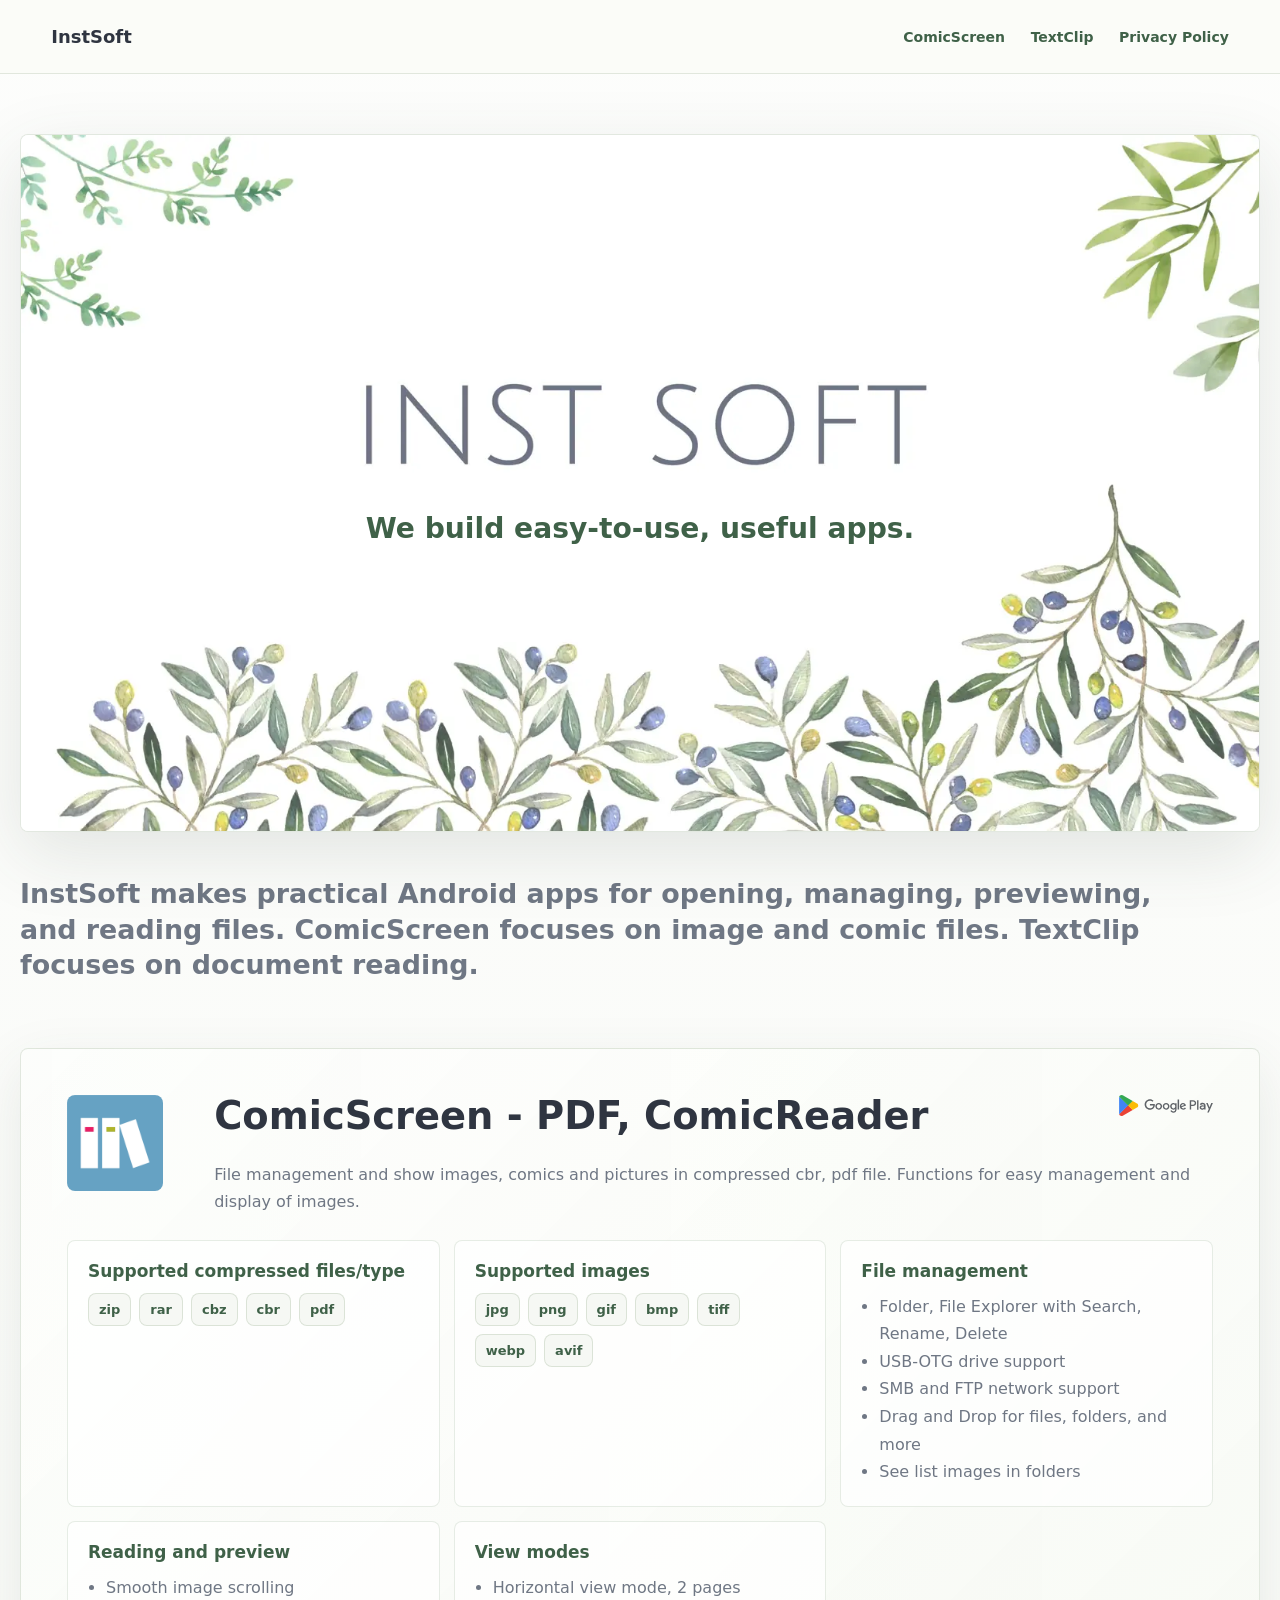
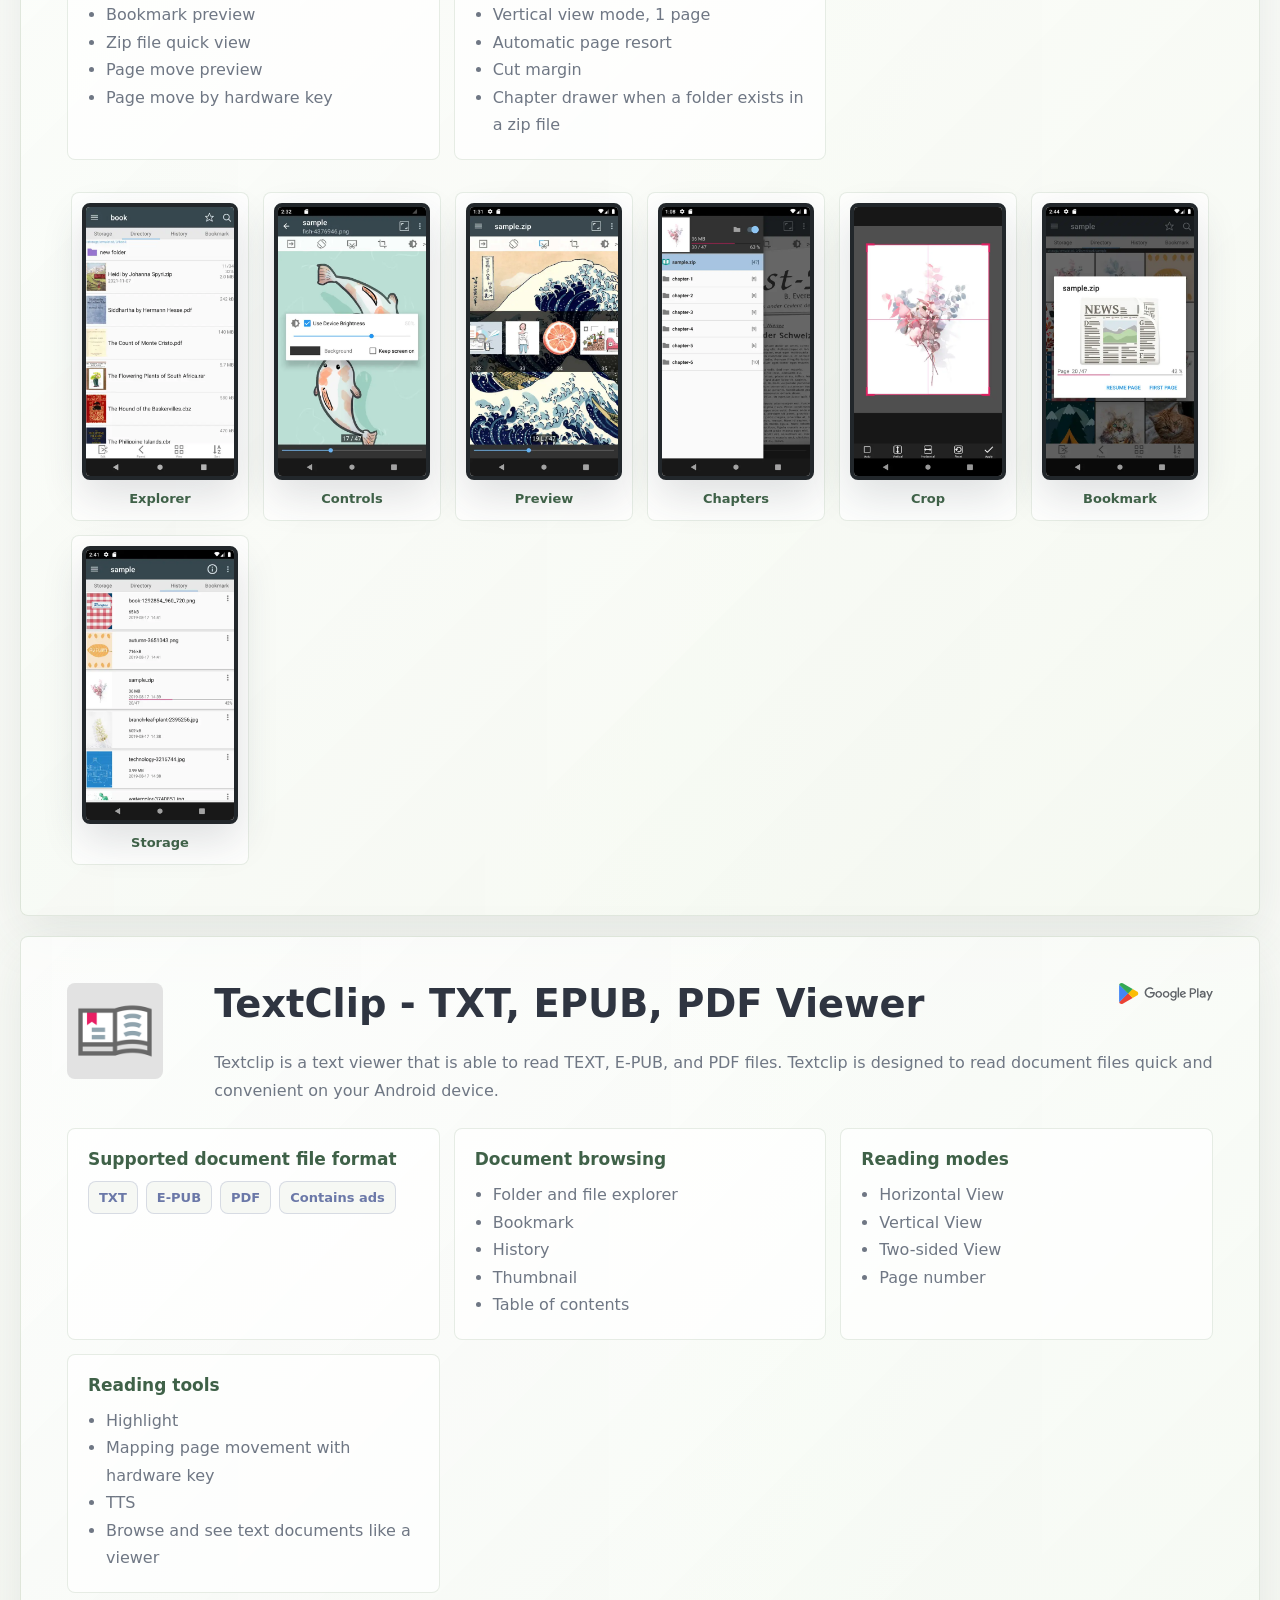
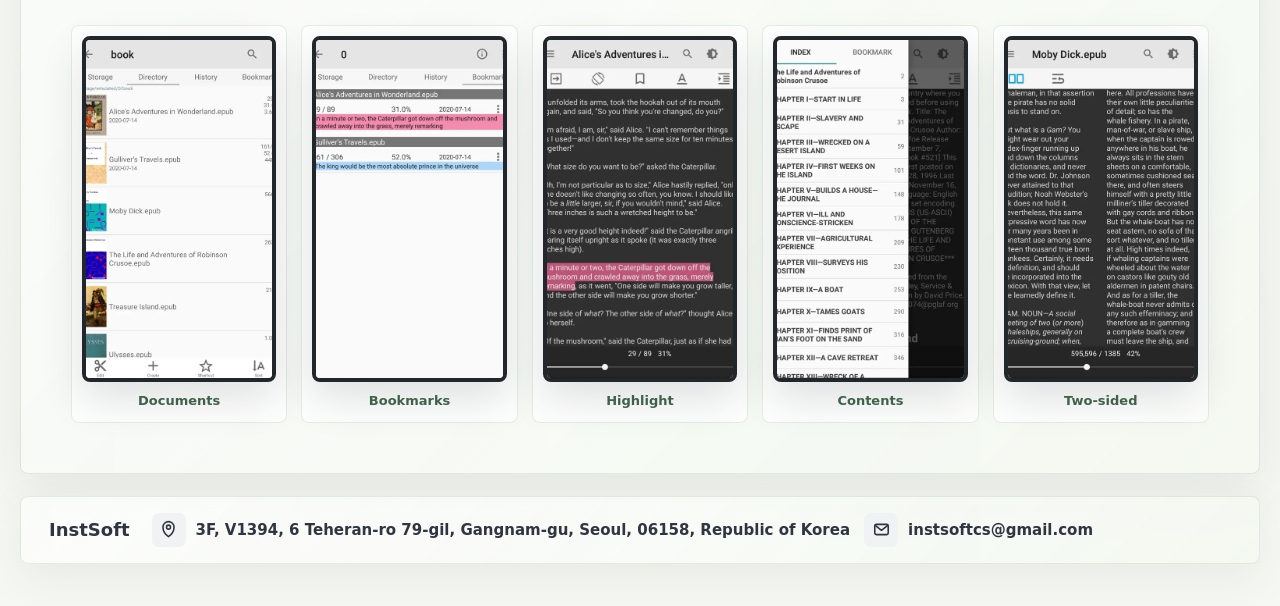
<file: index.html>
<!doctype html>
<html lang="en">
  <head>
    <meta charset="utf-8">
    <meta name="viewport" content="width=device-width, initial-scale=1">
    <title>InstSoft</title>
    <meta name="description" content="InstSoft homepage draft featuring ComicScreen and TextClip">
    <link rel="stylesheet" href="styles.css">
  </head>
  <body>
    <header class="site-header" aria-label="Main navigation">
      <a class="brand" href="#top" aria-label="InstSoft home">
        <strong>InstSoft</strong>
      </a>
      <nav class="nav-links" aria-label="Page sections">
        <a href="#comicscreen">ComicScreen</a>
        <a href="#textclip">TextClip</a>
        <a href="privacy-policy.html">Privacy Policy</a>
      </nav>
    </header>

    <main id="top">
      <section class="hero" aria-labelledby="hero-title">
        <div class="hero-art">
          <img src="assets/header/dev_header_optimized.webp" alt="InstSoft watercolor developer header">
          <p class="hero-tagline">We build easy-to-use, useful apps.</p>
        </div>

        <div class="hero-intro">
          <p>InstSoft makes practical Android apps for opening, managing, previewing, and reading files. ComicScreen focuses on image and comic files. TextClip focuses on document reading.</p>
        </div>
      </section>

      <section id="comicscreen" class="app-section comic-section" aria-labelledby="comic-title">
        <div class="app-lead">
          <div class="app-heading">
            <img src="assets/icons/comicscreen_icon.webp" alt="ComicScreen icon">
            <div class="app-title">
              <h2 id="comic-title">ComicScreen - PDF, ComicReader</h2>
              <p class="app-description">
                File management and show images, comics and pictures in compressed cbr, pdf file.
                Functions for easy management and display of images.
              </p>
            </div>
          </div>
          <a class="play-button" href="https://play.google.com/store/apps/details?id=com.viewer.comicscreen" aria-label="View ComicScreen on Google Play">
            <img class="play-icon" src="assets/icons/play_icon.svg" alt="Google Play">
          </a>
        </div>

        <div class="feature-board">
          <article>
            <h3>Supported compressed files/type</h3>
            <div class="tag-list">
              <span>zip</span><span>rar</span><span>cbz</span><span>cbr</span><span>pdf</span>
            </div>
          </article>
          <article>
            <h3>Supported images</h3>
            <div class="tag-list">
              <span>jpg</span><span>png</span><span>gif</span><span>bmp</span><span>tiff</span><span>webp</span><span>avif</span>
            </div>
          </article>
          <article>
            <h3>File management</h3>
            <ul>
              <li>Folder, File Explorer with Search, Rename, Delete</li>
              <li>USB-OTG drive support</li>
              <li>SMB and FTP network support</li>
              <li>Drag and Drop for files, folders, and more</li>
              <li>See list images in folders</li>
            </ul>
          </article>
          <article>
            <h3>Reading and preview</h3>
            <ul>
              <li>Smooth image scrolling</li>
              <li>Bookmark preview</li>
              <li>Zip file quick view</li>
              <li>Page move preview</li>
              <li>Page move by hardware key</li>
            </ul>
          </article>
          <article>
            <h3>View modes</h3>
            <ul>
              <li>Horizontal view mode, 2 pages</li>
              <li>Vertical view mode, 1 page</li>
              <li>Automatic page resort</li>
              <li>Cut margin</li>
              <li>Chapter drawer when a folder exists in a zip file</li>
            </ul>
          </article>
        </div>

        <div class="screenshot-strip" aria-label="ComicScreen screenshots">
          <figure><img src="assets/screenshots/comicscreen/webp/screen_0_p.webp" alt="ComicScreen file explorer"><figcaption>Explorer</figcaption></figure>
          <figure><img src="assets/screenshots/comicscreen/webp/screen_1_p.webp" alt="ComicScreen image control"><figcaption>Controls</figcaption></figure>
          <figure><img src="assets/screenshots/comicscreen/webp/screen_2_p.webp" alt="ComicScreen comic preview"><figcaption>Preview</figcaption></figure>
          <figure><img src="assets/screenshots/comicscreen/webp/screen_3_p.webp" alt="ComicScreen chapter drawer"><figcaption>Chapters</figcaption></figure>
          <figure><img src="assets/screenshots/comicscreen/webp/screen_4_p.webp" alt="ComicScreen margin cut"><figcaption>Crop</figcaption></figure>
          <figure><img src="assets/screenshots/comicscreen/webp/screen_5_p.webp" alt="ComicScreen bookmark preview"><figcaption>Bookmark</figcaption></figure>
          <figure><img src="assets/screenshots/comicscreen/webp/screen_6_p.webp" alt="ComicScreen storage list"><figcaption>Storage</figcaption></figure>
        </div>
      </section>

      <section id="textclip" class="app-section text-section" aria-labelledby="text-title">
        <div class="app-lead">
          <div class="app-heading">
            <img src="assets/icons/textclip_icon.webp" alt="TextClip icon">
            <div class="app-title">
              <h2 id="text-title">TextClip - TXT, EPUB, PDF Viewer</h2>
              <p class="app-description">
                Textclip is a text viewer that is able to read TEXT, E-PUB, and PDF files.
                Textclip is designed to read document files quick and convenient on your Android device.
              </p>
            </div>
          </div>
          <a class="play-button" href="https://play.google.com/store/apps/details?id=com.reader.textclip" aria-label="View TextClip on Google Play">
            <img class="play-icon" src="assets/icons/play_icon.svg" alt="Google Play">
          </a>
        </div>

        <div class="feature-board">
          <article>
            <h3>Supported document file format</h3>
            <div class="tag-list">
              <span>TXT</span><span>E-PUB</span><span>PDF</span><span>Contains ads</span>
            </div>
          </article>
          <article>
            <h3>Document browsing</h3>
            <ul>
              <li>Folder and file explorer</li>
              <li>Bookmark</li>
              <li>History</li>
              <li>Thumbnail</li>
              <li>Table of contents</li>
            </ul>
          </article>
          <article>
            <h3>Reading modes</h3>
            <ul>
              <li>Horizontal View</li>
              <li>Vertical View</li>
              <li>Two-sided View</li>
              <li>Page number</li>
            </ul>
          </article>
          <article>
            <h3>Reading tools</h3>
            <ul>
              <li>Highlight</li>
              <li>Mapping page movement with hardware key</li>
              <li>TTS</li>
              <li>Browse and see text documents like a viewer</li>
            </ul>
          </article>
        </div>

        <div class="screenshot-strip" aria-label="TextClip screenshots">
          <figure><img src="assets/screenshots/textclip/webp/screen_1_t.webp" alt="TextClip document explorer"><figcaption>Documents</figcaption></figure>
          <figure><img src="assets/screenshots/textclip/webp/screen_2_t.webp" alt="TextClip bookmark and history"><figcaption>Bookmarks</figcaption></figure>
          <figure><img src="assets/screenshots/textclip/webp/screen_3_t.webp" alt="TextClip highlighted reading"><figcaption>Highlight</figcaption></figure>
          <figure><img src="assets/screenshots/textclip/webp/screen_4_t.webp" alt="TextClip table of contents"><figcaption>Contents</figcaption></figure>
          <figure><img src="assets/screenshots/textclip/webp/screen_5_t.webp" alt="TextClip two-sided reading"><figcaption>Two-sided</figcaption></figure>
        </div>
      </section>

    </main>

    <footer class="site-footer">
      <div class="footer-inner">
        <div class="footer-brand">
          <strong>InstSoft</strong>
        </div>
        <address>
          <span class="contact-item">
            <span class="contact-icon" aria-hidden="true">
              <svg viewBox="0 0 24 24" focusable="false">
                <path d="M12 21s7-5.1 7-12a7 7 0 0 0-14 0c0 6.9 7 12 7 12Z"></path>
                <circle cx="12" cy="9" r="2.5"></circle>
              </svg>
            </span>
            <span>3F, V1394, 6 Teheran-ro 79-gil, Gangnam-gu, Seoul, 06158, Republic of Korea</span>
          </span>
          <a class="contact-item" href="mailto:instsoftcs@gmail.com">
            <span class="contact-icon" aria-hidden="true">
              <svg viewBox="0 0 24 24" focusable="false">
                <rect x="3.5" y="5.5" width="17" height="13" rx="2"></rect>
                <path d="m4.5 7 7.5 6 7.5-6"></path>
              </svg>
            </span>
            <span>instsoftcs@gmail.com</span>
          </a>
        </address>
      </div>
    </footer>
    <script>
      (() => {
        const cleanIndexUrl = () => {
          const cleanPath = window.location.pathname.replace(/index\.html$/i, "");
          return `${window.location.protocol}//${window.location.host}${cleanPath}`;
        };

        const scrollToSection = (id, behavior = "smooth") => {
          const target = document.getElementById(id);
          if (!target) return;
          target.scrollIntoView({ behavior, block: "start" });
          window.history.replaceState(null, "", cleanIndexUrl());
        };

        document.querySelectorAll('a[href^="#"]').forEach((link) => {
          link.addEventListener("click", (event) => {
            const id = link.getAttribute("href").slice(1);
            if (!id) return;
            event.preventDefault();
            scrollToSection(id);
          });
        });

        const params = new URLSearchParams(window.location.search);
        const initialTarget = params.get("section") || window.location.hash.slice(1);

        if (initialTarget) {
          window.requestAnimationFrame(() => scrollToSection(initialTarget, "auto"));
        } else if (/index\.html$/i.test(window.location.pathname)) {
          window.history.replaceState(null, "", cleanIndexUrl());
        }
      })();
    </script>
  </body>
</html>
</file>
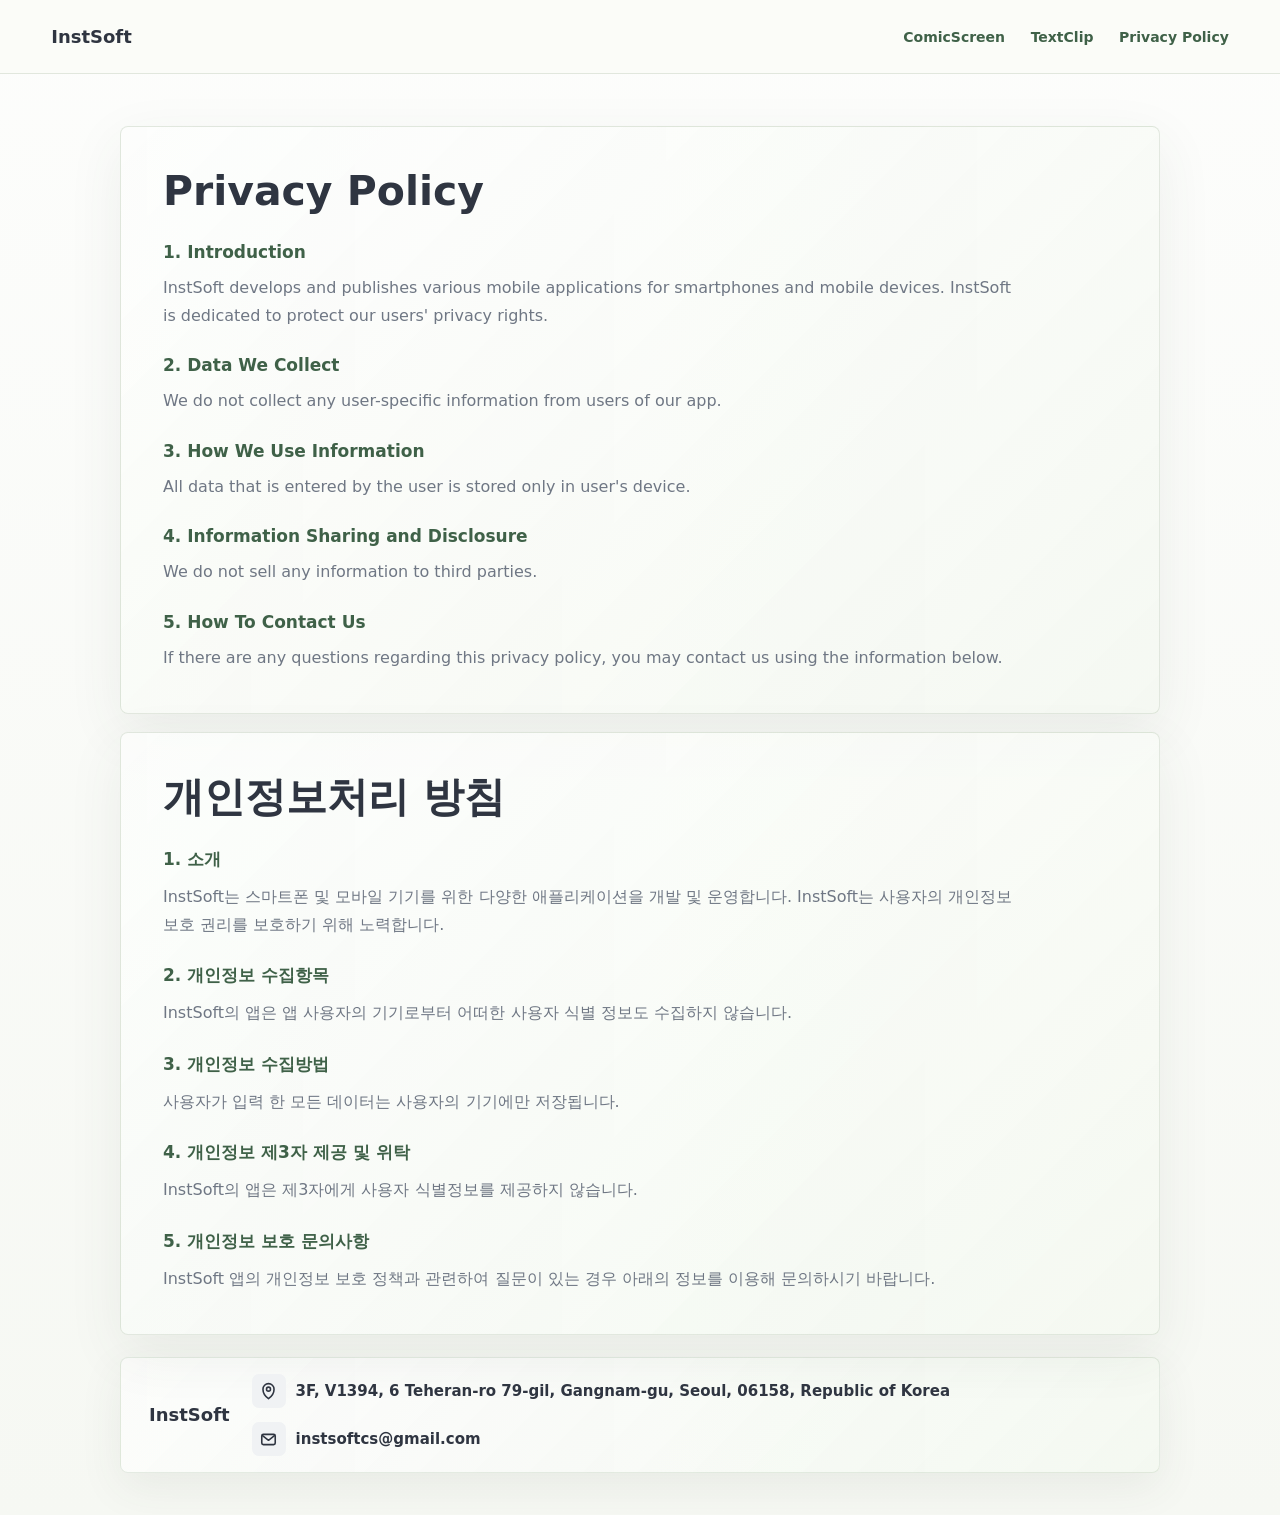
<file: privacy-policy.html>
<!doctype html>
<html lang="en">
  <head>
    <meta charset="utf-8">
    <meta name="viewport" content="width=device-width, initial-scale=1">
    <title>Privacy Policy | InstSoft</title>
    <meta name="description" content="InstSoft privacy policy">
    <link rel="stylesheet" href="styles.css">
  </head>
  <body>
    <header class="site-header" aria-label="Main navigation">
      <a class="brand" href="index.html" aria-label="InstSoft home">
        <strong>InstSoft</strong>
      </a>
      <nav class="nav-links" aria-label="Page sections">
        <a href="index.html?section=comicscreen">ComicScreen</a>
        <a href="index.html?section=textclip">TextClip</a>
        <a href="privacy-policy.html">Privacy Policy</a>
      </nav>
    </header>

    <main class="policy-page">
      <section class="policy-content" aria-label="Privacy Policy">
        <article>
          <h2>Privacy Policy</h2>

          <h3>1. Introduction</h3>
          <p>InstSoft develops and publishes various mobile applications for smartphones and mobile devices. InstSoft is dedicated to protect our users' privacy rights.</p>

          <h3>2. Data We Collect</h3>
          <p>We do not collect any user-specific information from users of our app.</p>

          <h3>3. How We Use Information</h3>
          <p>All data that is entered by the user is stored only in user's device.</p>

          <h3>4. Information Sharing and Disclosure</h3>
          <p>We do not sell any information to third parties.</p>

          <h3>5. How To Contact Us</h3>
          <p>If there are any questions regarding this privacy policy, you may contact us using the information below.</p>
        </article>

        <article lang="ko">
          <h2>개인정보처리 방침</h2>

          <h3>1. 소개</h3>
          <p>InstSoft는 스마트폰 및 모바일 기기를 위한 다양한 애플리케이션을 개발 및 운영합니다. InstSoft는 사용자의 개인정보 보호 권리를 보호하기 위해 노력합니다.</p>

          <h3>2. 개인정보 수집항목</h3>
          <p>InstSoft의 앱은 앱 사용자의 기기로부터 어떠한 사용자 식별 정보도 수집하지 않습니다.</p>

          <h3>3. 개인정보 수집방법</h3>
          <p>사용자가 입력 한 모든 데이터는 사용자의 기기에만 저장됩니다.</p>

          <h3>4. 개인정보 제3자 제공 및 위탁</h3>
          <p>InstSoft의 앱은 제3자에게 사용자 식별정보를 제공하지 않습니다.</p>

          <h3>5. 개인정보 보호 문의사항</h3>
          <p>InstSoft 앱의 개인정보 보호 정책과 관련하여 질문이 있는 경우 아래의 정보를 이용해 문의하시기 바랍니다.</p>
        </article>
      </section>
    </main>

    <footer class="site-footer">
      <div class="footer-inner">
        <div class="footer-brand">
          <strong>InstSoft</strong>
        </div>
        <address>
          <span class="contact-item">
            <span class="contact-icon" aria-hidden="true">
              <svg viewBox="0 0 24 24" focusable="false">
                <path d="M12 21s7-5.1 7-12a7 7 0 0 0-14 0c0 6.9 7 12 7 12Z"></path>
                <circle cx="12" cy="9" r="2.5"></circle>
              </svg>
            </span>
            <span>3F, V1394, 6 Teheran-ro 79-gil, Gangnam-gu, Seoul, 06158, Republic of Korea</span>
          </span>
          <a class="contact-item" href="mailto:instsoftcs@gmail.com">
            <span class="contact-icon" aria-hidden="true">
              <svg viewBox="0 0 24 24" focusable="false">
                <rect x="3.5" y="5.5" width="17" height="13" rx="2"></rect>
                <path d="m4.5 7 7.5 6 7.5-6"></path>
              </svg>
            </span>
            <span>instsoftcs@gmail.com</span>
          </a>
        </address>
      </div>
    </footer>
  </body>
</html>
</file>
<file: styles.css>
:root {
  --ink: #2f3541;
  --muted: #6f7784;
  --soft: #f6f8f3;
  --paper: #fbfcf8;
  --white: #ffffff;
  --line: #dbe4d7;
  --leaf: #6d8d67;
  --leaf-dark: #3f6148;
  --olive: #a9b764;
  --blueberry: #6b78a8;
  --sun: #d8c96d;
  --shadow: 0 22px 70px rgba(60, 81, 68, 0.13);
  --panel-bg:
    linear-gradient(135deg, rgba(255, 255, 255, 0.82), rgba(244, 248, 241, 0.9)),
    linear-gradient(90deg, rgba(109, 141, 103, 0.08), transparent);
  font-family: "Inter", "Noto Sans KR", system-ui, -apple-system, BlinkMacSystemFont, "Segoe UI", sans-serif;
}

* {
  box-sizing: border-box;
}

html {
  scroll-behavior: smooth;
  scroll-padding-top: 45px;
}

body {
  margin: 0;
  background:
    linear-gradient(180deg, rgba(255, 255, 255, 0.72), rgba(246, 248, 243, 0.94)),
    var(--soft);
  color: var(--ink);
}

img {
  display: block;
  max-width: 100%;
}

a {
  color: inherit;
  text-decoration: none;
}

.site-header {
  position: sticky;
  z-index: 30;
  top: 0;
  display: flex;
  min-height: 74px;
  align-items: center;
  justify-content: space-between;
  gap: 22px;
  border-bottom: 1px solid rgba(109, 141, 103, 0.18);
  background: rgba(251, 252, 248, 0.9);
  padding: 12px clamp(18px, 4vw, 58px);
  backdrop-filter: blur(18px);
}

.brand {
  display: inline-flex;
  min-width: 0;
  align-items: center;
  color: var(--ink);
  font-weight: 900;
}

.brand strong {
  font-size: 18px;
  line-height: 1.1;
}

.nav-links {
  display: flex;
  flex-wrap: wrap;
  gap: clamp(14px, 2vw, 28px);
  color: var(--leaf-dark);
  font-size: 14px;
  font-weight: 850;
}

.hero {
  width: min(1240px, calc(100% - 36px));
  margin: 0 auto;
  padding: clamp(26px, 5vw, 60px) 0 0;
}

.hero-art {
  position: relative;
  overflow: hidden;
  border: 1px solid rgba(109, 141, 103, 0.2);
  border-radius: 8px;
  background: var(--white);
  box-shadow: var(--shadow);
}

.hero-art img {
  width: 100%;
  aspect-ratio: 4096 / 2304;
  object-fit: cover;
}

.hero-tagline {
  position: absolute;
  top: 54%;
  left: 50%;
  width: min(720px, 80%);
  margin: 0;
  transform: translateX(-50%);
  color: var(--leaf-dark);
  font-size: clamp(18px, 2.2vw, 32px);
  font-weight: 700;
  letter-spacing: 0;
  line-height: 1.25;
  text-align: center;
}

.hero-intro {
  display: block;
  padding: clamp(24px, 4vw, 44px) 0 clamp(10px, 2vw, 18px);
}

.hero-intro p {
  max-width: 1180px;
  font-size: clamp(26px, 2.1vw, 30px);
  font-weight: 750;
  line-height: 1.32;
  white-space: normal;
}

.play-button {
  display: inline-block;
  margin-top: 12px;
  border: 0;
  border-radius: 8px;
  background: transparent;
  padding: 0;
  transition: transform 160ms ease;
}

.play-button:hover {
  transform: translateY(-2px);
}

.play-icon {
  width: min(94px, 32vw);
  height: auto;
  object-fit: contain;
}

.kicker,
.mini {
  margin: 0 0 12px;
  color: var(--leaf-dark);
  font-size: 13px;
  font-weight: 900;
  letter-spacing: 0;
  text-transform: uppercase;
}

h1,
h2,
h3,
p {
  margin-top: 0;
}

h1 {
  margin-bottom: 0;
  color: var(--ink);
  font-size: clamp(42px, 6.8vw, 88px);
  letter-spacing: 0;
  line-height: 0.98;
  text-wrap: balance;
}

h2 {
  margin-bottom: 14px;
  color: var(--ink);
  font-size: clamp(28px, 3.2vw, 48px);
  letter-spacing: 0;
  line-height: 1.1;
  text-wrap: balance;
}

h3 {
  margin-bottom: 12px;
  color: var(--leaf-dark);
  font-size: 17px;
}

p,
li,
figcaption {
  color: var(--muted);
  font-size: 16px;
  line-height: 1.72;
}

.summary-grid,
.app-section,
.all-screenshots {
  width: min(1240px, calc(100% - 36px));
  margin: 0 auto;
}

.summary-grid {
  display: grid;
  grid-template-columns: repeat(2, minmax(0, 1fr));
  gap: 18px;
}

.summary-card,
.app-section,
.all-screenshots {
  border: 1px solid rgba(109, 141, 103, 0.18);
  border-radius: 8px;
  background: var(--panel-bg);
  box-shadow: 0 18px 56px rgba(60, 81, 68, 0.1);
}

.summary-card {
  display: grid;
  grid-template-columns: 72px minmax(0, 1fr);
  gap: 18px;
  min-height: 250px;
  padding: clamp(22px, 3vw, 34px);
}

.app-icon,
.app-heading img {
  width: 96px;
  height: 96px;
  border-radius: 8px;
}

.app-section {
  margin-top: 20px;
  padding: clamp(24px, 4vw, 46px);
  scroll-margin-top: 45px;
}

.comic-section {
  background: var(--panel-bg);
}

.text-section {
  background: var(--panel-bg);
}

.app-lead {
  display: grid;
  grid-template-areas:
    "icon title play"
    "icon description description";
  grid-template-columns: 96px minmax(0, 1fr) auto;
  column-gap: clamp(22px, 4vw, 60px);
  row-gap: 12px;
  align-items: start;
  margin-bottom: 24px;
}

.app-description {
  grid-area: description;
  max-width: none;
  margin: 12px 0 0;
}

.app-title {
  display: contents;
  min-width: 0;
}

.app-heading {
  display: contents;
}

.app-heading img {
  grid-area: icon;
}

.app-heading h2 {
  grid-area: title;
  margin-bottom: 0;
  font-size: clamp(24px, 3vw, 42px);
  overflow-wrap: anywhere;
}

.app-lead > .play-button {
  grid-area: play;
  justify-self: end;
  margin-top: 0;
}

.feature-board {
  display: grid;
  grid-template-columns: repeat(3, minmax(0, 1fr));
  gap: 14px;
}

.feature-board article {
  min-height: 210px;
  border: 1px solid rgba(109, 141, 103, 0.16);
  border-radius: 8px;
  background: rgba(255, 255, 255, 0.7);
  padding: 20px;
}

.tag-list {
  display: flex;
  flex-wrap: wrap;
  gap: 8px;
}

.tag-list span {
  border: 1px solid rgba(109, 141, 103, 0.2);
  border-radius: 8px;
  background: rgba(246, 248, 243, 0.92);
  padding: 8px 10px;
  color: var(--leaf-dark);
  font-size: 13px;
  font-weight: 900;
}

.text-section .tag-list span {
  border-color: rgba(107, 120, 168, 0.22);
  color: var(--blueberry);
}

ul {
  margin: 0;
  padding-left: 18px;
}

.screenshot-strip {
  display: grid;
  grid-template-columns: repeat(auto-fit, minmax(170px, 1fr));
  gap: 14px;
  margin-top: 28px;
  padding: 4px;
}

figure {
  margin: 0;
}

.screenshot-strip figure {
  border: 1px solid rgba(109, 141, 103, 0.16);
  border-radius: 8px;
  background: rgba(255, 255, 255, 0.78);
  padding: 10px;
}

.screenshot-strip img,
.complete-gallery img {
  width: 100%;
  aspect-ratio: 9 / 16;
  border: 4px solid #22272b;
  border-radius: 8px;
  background: #22272b;
  object-fit: cover;
  box-shadow: 0 16px 40px rgba(47, 53, 65, 0.15);
}

figcaption {
  margin-top: 8px;
  color: var(--leaf-dark);
  font-size: 13px;
  font-weight: 900;
  text-align: center;
}

.all-screenshots {
  margin-top: 20px;
  padding: clamp(24px, 4vw, 46px);
}

.all-screenshots h2 {
  max-width: 780px;
}

.complete-gallery {
  display: grid;
  grid-template-columns: repeat(6, minmax(0, 1fr));
  gap: 14px;
  margin-top: 24px;
}

.site-footer {
  width: min(1240px, calc(100% - 36px));
  margin: 0 auto;
  padding: 22px 0 42px;
}

.footer-inner {
  display: flex;
  align-items: center;
  justify-content: flex-start;
  gap: 22px;
  border: 1px solid rgba(109, 141, 103, 0.16);
  border-radius: 8px;
  background: var(--panel-bg);
  box-shadow: 0 14px 44px rgba(60, 81, 68, 0.08);
  padding: 16px clamp(18px, 3vw, 28px);
}

.footer-brand {
  flex: 0 0 auto;
}

.footer-brand strong {
  color: var(--ink);
  font-size: 18px;
  line-height: 1.1;
}

.site-footer address {
  display: flex;
  flex-wrap: wrap;
  justify-content: flex-start;
  gap: 14px;
  margin: 0;
  color: var(--muted);
  font-style: normal;
  font-weight: 750;
  line-height: 1.35;
}

.contact-item {
  display: inline-flex;
  align-items: center;
  gap: 10px;
  color: var(--ink);
  font-size: 15px;
}

a.contact-item {
  color: var(--ink);
  font-weight: 800;
}

.contact-icon {
  display: grid;
  flex: 0 0 auto;
  width: 34px;
  height: 34px;
  place-items: center;
  border-radius: 7px;
  background: #f0f2f4;
  color: var(--ink);
}

.contact-icon svg {
  width: 19px;
  height: 19px;
  fill: none;
  stroke: currentColor;
  stroke-linecap: round;
  stroke-linejoin: round;
  stroke-width: 2;
}

.policy-page {
  width: min(1040px, calc(100% - 36px));
  margin: 0 auto;
  padding: clamp(16px, 3vw, 32px) 0 0;
}

.policy-hero {
  border: 1px solid rgba(109, 141, 103, 0.18);
  border-radius: 8px;
  background: var(--panel-bg);
  padding: clamp(28px, 5vw, 54px);
  box-shadow: var(--shadow);
}

.policy-hero h1 {
  font-size: clamp(42px, 6vw, 76px);
}

.policy-content {
  display: grid;
  gap: 18px;
  margin-top: 20px;
}

.policy-content article {
  border: 1px solid rgba(109, 141, 103, 0.18);
  border-radius: 8px;
  background: var(--panel-bg);
  padding: clamp(24px, 4vw, 42px);
  box-shadow: 0 18px 56px rgba(60, 81, 68, 0.08);
}

.policy-content h2 {
  margin-bottom: 28px;
}

.policy-content h3 {
  margin-top: 26px;
}

.policy-content h3:first-of-type {
  margin-top: 0;
}

.policy-content p {
  max-width: 860px;
  margin-bottom: 0;
}

.policy-content a {
  color: var(--leaf-dark);
  font-weight: 900;
}

.policy-page + .site-footer {
  width: min(1040px, calc(100% - 36px));
}

@media (max-width: 980px) {
  .site-header,
  .hero-intro {
    align-items: flex-start;
    grid-template-columns: 1fr;
  }

  .site-header {
    flex-direction: column;
  }

  .summary-grid,
  .feature-board {
    grid-template-columns: 1fr;
  }

  .complete-gallery {
    grid-template-columns: repeat(3, minmax(0, 1fr));
  }

  .hero-intro p {
    white-space: normal;
  }
}

@media (max-width: 560px) {
  .hero,
  .summary-grid,
  .app-section,
  .all-screenshots,
  .site-footer {
    width: min(100% - 28px, 1240px);
  }

  .hero-tagline {
    top: 55%;
    width: 86%;
    font-size: 16px;
  }

  .summary-card {
    grid-template-columns: 1fr;
  }

  .app-lead {
    grid-template-areas:
      "icon title"
      "description description"
      "play play";
    grid-template-columns: 96px minmax(0, 1fr);
  }

  .app-heading h2 {
    font-size: clamp(22px, 7vw, 30px);
  }

  .app-lead > .play-button {
    justify-self: start;
  }

  .complete-gallery {
    grid-template-columns: repeat(2, minmax(0, 1fr));
  }

  .nav-links,
  .footer-inner {
    flex-direction: column;
  }

  .footer-inner,
  .site-footer address {
    align-items: flex-start;
    text-align: left;
  }
}
</file>
